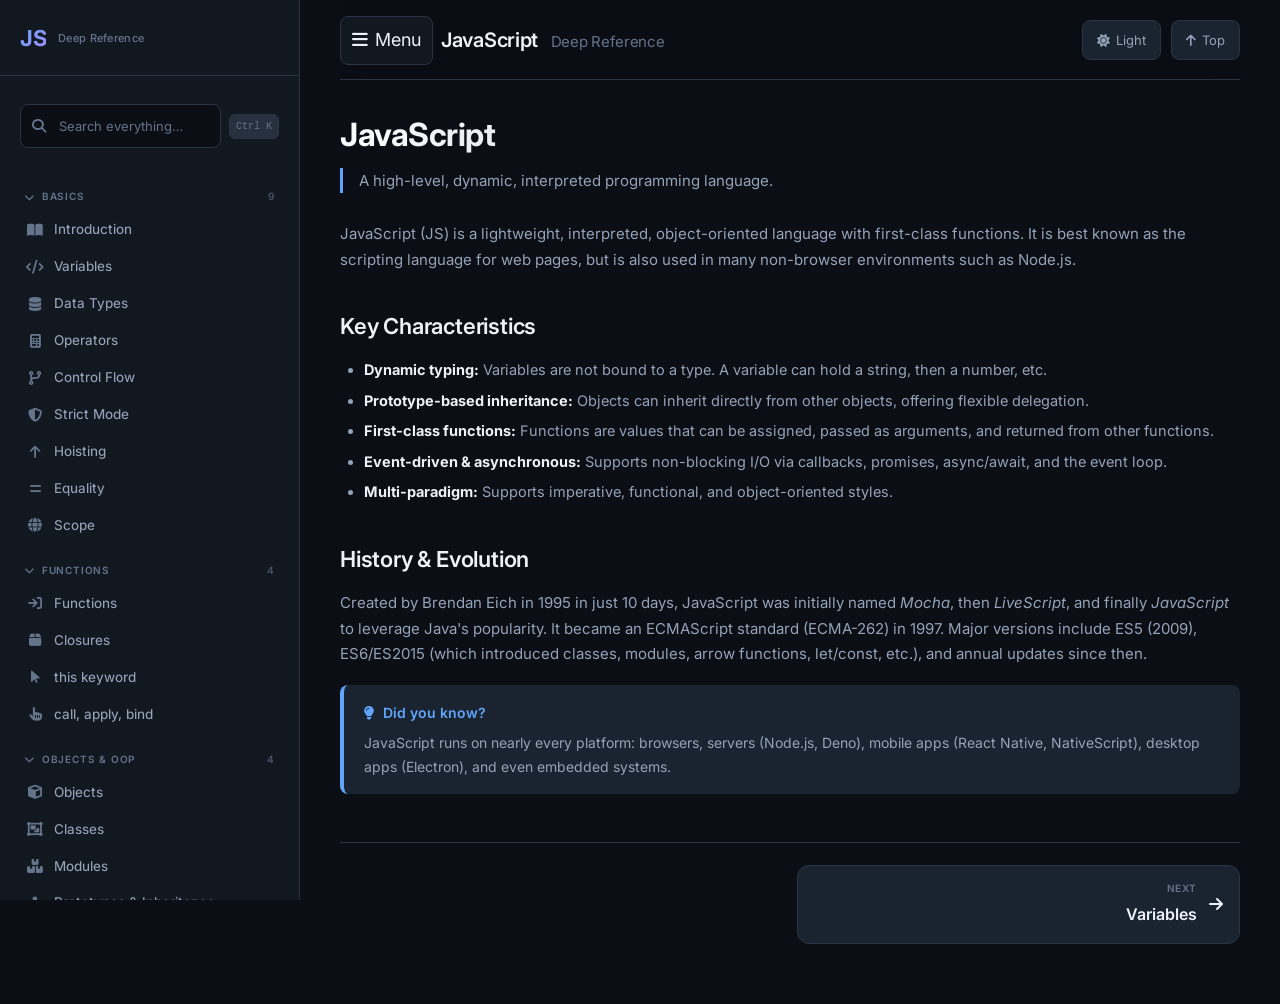
<file: index.html>
<!DOCTYPE html>
<html lang="en">
<head>
  <meta charset="UTF-8" />
  <meta name="viewport" content="width=device-width, initial-scale=1.0" />
  <meta name="description" content="A modern, searchable JavaScript deep reference." />
  <title>Modern JS Reference · Deep Dive</title>
  <link rel="preconnect" href="https://fonts.googleapis.com" />
  <link rel="preconnect" href="https://fonts.gstatic.com" crossorigin />
  <link href="https://fonts.googleapis.com/css2?family=Inter:opsz,wght@14..32,400;14..32,500;14..32,600;14..32,700&display=swap" rel="stylesheet" />
  <link rel="stylesheet" href="https://cdnjs.cloudflare.com/ajax/libs/font-awesome/6.5.0/css/all.min.css" />
  <link rel="stylesheet" href="style (2).css" />
<style>
/* ===== Detailed + beginner-friendly explanation UI ===== */
.explanation-guide,
.topic-learning-tools {
    margin-bottom: 32px;
}

.explain-simple,
.mental-model,
.why-it-matters,
.common-mistake,
.edge-case,
.practice-box {
    margin: 18px 0;
    padding: 16px 18px;
    border-radius: 12px;
    border: 1px solid var(--border, rgba(255,255,255,.12));
}

.explain-simple {
    border-left: 4px solid var(--accent, #7c5cff);
    background: color-mix(in srgb, var(--accent, #7c5cff) 8%, transparent);
}

.mental-model {
    border-left: 4px solid #5b9cff;
    background: rgba(91,156,255,.08);
}

.why-it-matters {
    border-left: 4px solid #52c788;
    background: rgba(82,199,136,.08);
}

.common-mistake {
    border-left: 4px solid #e6a23c;
    background: rgba(230,162,60,.08);
}

.edge-case {
    border-left: 4px solid #d96b6b;
    background: rgba(217,107,107,.08);
}

.practice-box {
    border-left: 4px solid #a77bff;
    background: rgba(167,123,255,.08);
}

.explain-simple strong,
.mental-model strong,
.why-it-matters strong,
.common-mistake strong,
.edge-case strong,
.practice-box strong {
    display: block;
    margin-bottom: 7px;
}

.explanation-guide .learning-flow {
    display: grid;
    grid-template-columns: repeat(auto-fit, minmax(180px, 1fr));
    gap: 12px;
    margin: 18px 0;
}

.explanation-guide .learning-step {
    padding: 14px;
    border: 1px solid var(--border, rgba(255,255,255,.12));
    border-radius: 10px;
}

.explanation-guide .learning-step .step-number {
    font-weight: 800;
    opacity: .7;
    margin-bottom: 5px;
}

.example-breakdown {
    margin: 18px 0;
    padding: 16px 18px;
    border: 1px solid var(--border, rgba(255,255,255,.12));
    border-radius: 12px;
}

.example-breakdown ol,
.example-breakdown ul {
    padding-left: 24px;
}

.term {
    border-bottom: 1px dotted currentColor;
    cursor: help;
}

.topic-footer-nav {
    display: grid;
    grid-template-columns: 1fr 1fr;
    gap: 14px;
    margin-top: 34px;
}

.topic-footer-nav button {
    text-align: left;
    padding: 14px 16px;
}

.topic-footer-nav .next {
    text-align: right;
}

@media (max-width: 600px) {
    .topic-footer-nav {
        grid-template-columns: 1fr;
    }
    .topic-footer-nav .next {
        text-align: left;
    }
}
</style>
</head>
<body>
  <aside class="sidebar" id="sidebar" role="navigation" aria-label="JavaScript Reference">
    <div class="sidebar-header">
      <span class="logo">JS</span><span class="logo-sub">Deep Reference</span>
    </div>
    <div class="sidebar-search">
      <i class="fas fa-search search-icon"></i>
      <input type="search" id="searchInput" placeholder="Search everything…" aria-label="Search topics and content" autocomplete="off" />
      <kbd>Ctrl K</kbd>
    </div>
    <div class="search-meta" id="searchMeta" aria-live="polite"></div>
    <nav class="sidebar-nav" id="sidebarNav"></nav>
  </aside>
  <div class="sidebar-overlay" id="sidebarOverlay"></div>

  <main class="main" id="mainContent">
    <header class="main-header">
      <div class="flex">
        <button class="icon-button sidebar-toggle" id="sidebarToggle" aria-label="Toggle sidebar" aria-expanded="false"><i class="fas fa-bars"></i><span>Menu</span></button>
        <h1 class="page-title" id="pageTitle">JavaScript <span>Deep Reference</span></h1>
      </div>
      <div class="header-actions">
        <button id="themeToggle" title="Toggle theme" aria-label="Toggle theme"><i class="fas fa-sun"></i><span>Theme</span></button>
        <button id="scrollTopBtn" title="Scroll to top"><i class="fas fa-arrow-up"></i><span>Top</span></button>
      </div>
    </header>

    <div class="search-results" id="searchResults" hidden></div>
    
<section class="content-section explanation-guide" id="explanation-guide">
    <h1>How to Learn JavaScript With This Reference</h1>
    <div class="subtitle">Understand the idea first. Then learn the rules and syntax.</div>

    <div class="explain-simple">
        <strong>In simple words</strong>
        You do not need to memorize JavaScript. The goal is to understand what
        each feature does, why it exists, what rules it follows, and when you
        should use it.
    </div>

    <h2>How every detailed explanation should work</h2>

    <div class="learning-flow">
        <div class="learning-step">
            <div class="step-number">01 — WHAT</div>
            Learn exactly what the feature is.
        </div>
        <div class="learning-step">
            <div class="step-number">02 — WHY</div>
            Learn the problem it solves and why JavaScript has it.
        </div>
        <div class="learning-step">
            <div class="step-number">03 — HOW</div>
            Learn the rules and what JavaScript does behind the scenes.
        </div>
        <div class="learning-step">
            <div class="step-number">04 — CODE</div>
            Learn the syntax through small, realistic examples.
        </div>
        <div class="learning-step">
            <div class="step-number">05 — MISTAKES</div>
            Learn what beginners commonly get wrong.
        </div>
        <div class="learning-step">
            <div class="step-number">06 — PRACTICE</div>
            Change the examples and write your own code.
        </div>
    </div>

    <div class="mental-model">
        <strong>Mental model</strong>
        Think of a JavaScript feature as a tool. First understand what the tool
        is for. Then learn how to hold and use it correctly. Finally, learn the
        unusual cases where the tool behaves differently than you might expect.
    </div>

    <h2>What "simple" means here</h2>
    <p>
        Simple does <strong>not</strong> mean incomplete. A good beginner
        explanation uses normal language first, then introduces technical terms
        when they are actually needed.
    </p>

    <p>
        For example, instead of starting with a complicated definition of a
        closure, start with:
    </p>

    <div class="explain-simple">
        <strong>In simple words</strong>
        A closure is a function that remembers variables from the place where
        it was created, even after the surrounding function has finished.
    </div>

    <p>
        Then explain the technical idea: lexical scope, environment records,
        references to outer scopes, and why the variables remain accessible.
    </p>

    <div class="why-it-matters">
        <strong>Why this matters</strong>
        This approach lets a beginner understand the idea without preventing
        an advanced learner from going deeper.
    </div>

    <h2>When you get stuck</h2>
    <ol>
        <li>Read the "In simple words" explanation.</li>
        <li>Look at the smallest example.</li>
        <li>Read the example step by step.</li>
        <li>Try changing one value.</li>
        <li>Read the common mistakes section.</li>
        <li>Only then move to the deeper technical details.</li>
    </ol>
</section>

<div id="contentContainer"></div>
  </main>

  <dialog class="run-dialog" id="runDialog">
    <div class="dialog-header"><strong id="runTitle">Run JavaScript</strong><button class="icon-button" id="closeRun" aria-label="Close"><i class="fas fa-xmark"></i></button></div>
    <div class="run-layout">
      <div><div class="mini-label">Code</div><pre id="runCode"></pre></div>
      <div><div class="mini-label">Output</div><pre id="runOutput" class="output">Click Run to execute the example.</pre></div>
    </div>
    <div class="dialog-actions"><button class="secondary-btn" id="cancelRun">Close</button><button class="primary-btn" id="executeRun"><i class="fas fa-play"></i> Run</button></div>
  </dialog>

  <script src="data (2).js"></script>
  <script src="app (3).js"></script>
</body>
</html>
</file>
<file: style (2).css>
/* ── Reset & Base ── */
*,
*::before,
*::after {
    box-sizing: border-box;
    margin: 0;
    padding: 0;
}

:root {
    --bg-primary: #0b0e14;
    --bg-secondary: #121820;
    --bg-card: #1a2330;
    --bg-hover: #26303f;
    --border-color: #2a3444;
    --text-primary: #eef2f8;
    --text-secondary: #94a3b8;
    --text-muted: #64748b;
    --accent: #60a5fa;
    --accent-dim: #2563eb;
    --accent-glow: rgba(96, 165, 250, 0.15);
    --green: #4ade80;
    --orange: #fbbf24;
    --pink: #f472b6;
    --purple: #a78bfa;
    --radius: 12px;
    --radius-sm: 8px;
    --shadow: 0 8px 32px rgba(0, 0, 0, 0.5);
    --transition: 0.25s cubic-bezier(0.4, 0, 0.2, 1);
    --font: 'Inter', system-ui, -apple-system, sans-serif;
    --sidebar-width: 300px;
    --header-height: 64px;
}

html {
    scroll-behavior: smooth;
}

body {
    font-family: var(--font);
    background: var(--bg-primary);
    color: var(--text-primary);
    line-height: 1.7;
    display: flex;
    min-height: 100vh;
    overflow-x: hidden;
}

/* ── Scrollbar ── */
::-webkit-scrollbar {
    width: 6px;
    height: 6px;
}
::-webkit-scrollbar-track {
    background: var(--bg-secondary);
}
::-webkit-scrollbar-thumb {
    background: var(--border-color);
    border-radius: 8px;
}
::-webkit-scrollbar-thumb:hover {
    background: var(--accent);
}

/* ── Sidebar ── */
.sidebar {
    position: fixed;
    top: 0;
    left: 0;
    width: var(--sidebar-width);
    height: 100vh;
    background: var(--bg-secondary);
    border-right: 1px solid var(--border-color);
    overflow-y: auto;
    overflow-x: hidden;
    z-index: 100;
    padding: 20px 0 40px;
    transition: transform var(--transition);
}

.sidebar-header {
    padding: 0 20px 18px 20px;
    border-bottom: 1px solid var(--border-color);
    display: flex;
    align-items: center;
    gap: 12px;
    position: sticky;
    top: 0;
    background: var(--bg-secondary);
    z-index: 10;
}

.sidebar-header .logo {
    font-size: 22px;
    font-weight: 700;
    background: linear-gradient(135deg, var(--accent), var(--purple));
    -webkit-background-clip: text;
    -webkit-text-fill-color: transparent;
    letter-spacing: -0.5px;
}

.sidebar-header .logo-sub {
    font-size: 11px;
    font-weight: 500;
    color: var(--text-muted);
    -webkit-text-fill-color: var(--text-muted);
    background: none;
    letter-spacing: 0.3px;
}

.sidebar-search {
    padding: 14px 20px;
    position: sticky;
    top: 70px;
    background: var(--bg-secondary);
    z-index: 9;
}

.sidebar-search input {
    width: 100%;
    padding: 10px 14px 10px 38px;
    border-radius: var(--radius-sm);
    border: 1px solid var(--border-color);
    background: var(--bg-primary);
    color: var(--text-primary);
    font-size: 13px;
    font-family: var(--font);
    transition: border var(--transition), box-shadow var(--transition);
    outline: none;
}

.sidebar-search input::placeholder {
    color: var(--text-muted);
}
.sidebar-search input:focus {
    border-color: var(--accent);
    box-shadow: 0 0 0 3px var(--accent-glow);
}
.sidebar-search .search-icon {
    position: absolute;
    left: 32px;
    top: 50%;
    transform: translateY(-50%);
    color: var(--text-muted);
    font-size: 14px;
    pointer-events: none;
}

.sidebar-nav {
    padding: 8px 12px 20px;
}

.sidebar-nav .nav-section {
    margin-bottom: 6px;
}

.sidebar-nav .nav-section-title {
    font-size: 10px;
    font-weight: 600;
    text-transform: uppercase;
    letter-spacing: 0.8px;
    color: var(--text-muted);
    padding: 12px 12px 6px;
    cursor: default;
}

.sidebar-nav a {
    display: flex;
    align-items: center;
    gap: 10px;
    padding: 7px 14px;
    border-radius: var(--radius-sm);
    color: var(--text-secondary);
    text-decoration: none;
    font-size: 13.5px;
    font-weight: 450;
    transition: all var(--transition);
    cursor: pointer;
    position: relative;
}

.sidebar-nav a:hover {
    background: var(--bg-hover);
    color: var(--text-primary);
}

.sidebar-nav a.active {
    background: var(--accent-glow);
    color: var(--accent);
    font-weight: 500;
}

.sidebar-nav a.active::before {
    content: '';
    position: absolute;
    left: 0;
    top: 8px;
    bottom: 8px;
    width: 3px;
    background: var(--accent);
    border-radius: 0 4px 4px 0;
}

.sidebar-nav a i {
    width: 18px;
    font-size: 14px;
    text-align: center;
    color: var(--text-muted);
    flex-shrink: 0;
}

.sidebar-nav a.active i {
    color: var(--accent);
}

/* ── Main Content ── */
.main {
    margin-left: var(--sidebar-width);
    flex: 1;
    min-height: 100vh;
    padding: 0 40px 60px;
    max-width: calc(100% - var(--sidebar-width));
}

.main-header {
    position: sticky;
    top: 0;
    background: var(--bg-primary);
    padding: 16px 0 14px;
    border-bottom: 1px solid var(--border-color);
    z-index: 50;
    display: flex;
    align-items: center;
    justify-content: space-between;
    backdrop-filter: blur(12px);
    background: rgba(11, 14, 20, 0.85);
}

.main-header .page-title {
    font-size: 20px;
    font-weight: 600;
    letter-spacing: -0.3px;
}

.main-header .page-title span {
    color: var(--text-muted);
    font-weight: 400;
    font-size: 15px;
    margin-left: 8px;
}

.main-header .header-actions {
    display: flex;
    align-items: center;
    gap: 10px;
}

.main-header .header-actions button {
    background: var(--bg-card);
    border: 1px solid var(--border-color);
    color: var(--text-secondary);
    padding: 8px 14px;
    border-radius: var(--radius-sm);
    font-size: 13px;
    cursor: pointer;
    transition: all var(--transition);
    font-family: var(--font);
    display: flex;
    align-items: center;
    gap: 6px;
}

.main-header .header-actions button:hover {
    background: var(--bg-hover);
    color: var(--text-primary);
    border-color: var(--accent);
}

/* ── Content Sections ── */
.content-section {
    padding-top: 28px;
    display: none;
    animation: fadeSlide 0.3s ease;
}

.content-section.active {
    display: block;
}

@keyframes fadeSlide {
    from {
        opacity: 0;
        transform: translateY(10px);
    }
    to {
        opacity: 1;
        transform: translateY(0);
    }
}

.content-section h1 {
    font-size: 32px;
    font-weight: 700;
    letter-spacing: -0.5px;
    margin-bottom: 6px;
    background: linear-gradient(135deg, #fff, var(--text-secondary));
    -webkit-background-clip: text;
    -webkit-text-fill-color: transparent;
}

.content-section .subtitle {
    color: var(--text-secondary);
    font-size: 15px;
    margin-bottom: 28px;
    border-left: 3px solid var(--accent);
    padding-left: 16px;
    -webkit-text-fill-color: var(--text-secondary);
}

.content-section h2 {
    font-size: 22px;
    font-weight: 600;
    margin-top: 36px;
    margin-bottom: 12px;
    letter-spacing: -0.2px;
    color: var(--text-primary);
}

.content-section h3 {
    font-size: 17px;
    font-weight: 600;
    margin-top: 24px;
    margin-bottom: 8px;
    color: var(--text-primary);
}

.content-section p {
    color: var(--text-secondary);
    margin-bottom: 16px;
    font-size: 15px;
}

.content-section ul,
.content-section ol {
    color: var(--text-secondary);
    padding-left: 24px;
    margin-bottom: 16px;
}

.content-section li {
    margin-bottom: 6px;
    font-size: 14.5px;
}

.content-section li strong {
    color: var(--text-primary);
}

/* ── Code Blocks ── */
.code-block {
    background: var(--bg-card);
    border: 1px solid var(--border-color);
    border-radius: var(--radius-sm);
    padding: 0;
    margin: 16px 0 20px;
    overflow: hidden;
    position: relative;
}

.code-block .code-header {
    display: flex;
    align-items: center;
    justify-content: space-between;
    padding: 8px 16px;
    background: var(--bg-secondary);
    border-bottom: 1px solid var(--border-color);
    font-size: 12px;
    color: var(--text-muted);
    font-weight: 500;
    letter-spacing: 0.3px;
    text-transform: uppercase;
}

.code-block .code-header .copy-btn {
    background: transparent;
    border: none;
    color: var(--text-muted);
    cursor: pointer;
    font-size: 14px;
    padding: 4px 8px;
    border-radius: 4px;
    transition: all var(--transition);
}

.code-block .code-header .copy-btn:hover {
    color: var(--text-primary);
    background: var(--bg-hover);
}

.code-block .code-header .copy-btn.copied {
    color: var(--green);
}

.code-block pre {
    padding: 18px 20px;
    margin: 0;
    overflow-x: auto;
    font-family: 'JetBrains Mono', 'Fira Code', 'Cascadia Code', monospace;
    font-size: 13.5px;
    line-height: 1.8;
    color: #d4dcec;
    background: var(--bg-card);
}

.code-block pre .comment {
    color: var(--text-muted);
    font-style: italic;
}
.code-block pre .keyword {
    color: var(--purple);
    font-weight: 500;
}
.code-block pre .string {
    color: var(--green);
}
.code-block pre .number {
    color: var(--orange);
}
.code-block pre .function {
    color: var(--accent);
}
.code-block pre .variable {
    color: var(--pink);
}
.code-block pre .operator {
    color: var(--orange);
}
.code-block pre .bracket {
    color: var(--text-secondary);
}
.code-block pre .boolean {
    color: var(--orange);
}
.code-block pre .null {
    color: var(--orange);
}
.code-block pre .regex {
    color: var(--pink);
}

/* ── Info / Warning / Tip Boxes ── */
.callout {
    padding: 16px 20px;
    border-radius: var(--radius-sm);
    border-left: 4px solid;
    margin: 18px 0;
    background: var(--bg-card);
}

.callout.info {
    border-color: var(--accent);
}
.callout.info .callout-title {
    color: var(--accent);
}

.callout.warning {
    border-color: var(--orange);
}
.callout.warning .callout-title {
    color: var(--orange);
}

.callout.success {
    border-color: var(--green);
}
.callout.success .callout-title {
    color: var(--green);
}

.callout .callout-title {
    font-weight: 600;
    font-size: 14px;
    display: flex;
    align-items: center;
    gap: 8px;
    margin-bottom: 6px;
}

.callout p {
    margin-bottom: 0;
    font-size: 14px;
}

/* ── Table ── */
.ref-table {
    width: 100%;
    border-collapse: collapse;
    margin: 16px 0 20px;
    font-size: 14px;
    background: var(--bg-card);
    border-radius: var(--radius-sm);
    overflow: hidden;
}

.ref-table th {
    background: var(--bg-secondary);
    color: var(--text-primary);
    font-weight: 600;
    text-align: left;
    padding: 12px 16px;
    border-bottom: 2px solid var(--border-color);
    font-size: 12px;
    text-transform: uppercase;
    letter-spacing: 0.4px;
}

.ref-table td {
    padding: 11px 16px;
    border-bottom: 1px solid var(--border-color);
    color: var(--text-secondary);
}

.ref-table tr:last-child td {
    border-bottom: none;
}

.ref-table td code {
    background: var(--bg-primary);
    padding: 2px 8px;
    border-radius: 4px;
    font-size: 12.5px;
    color: var(--accent);
    font-family: 'JetBrains Mono', monospace;
}

.ref-table .method-name {
    color: var(--text-primary);
    font-weight: 500;
}

/* ── Tags / Badges ── */
.badge {
    display: inline-block;
    padding: 2px 10px;
    border-radius: 20px;
    font-size: 11px;
    font-weight: 600;
    letter-spacing: 0.3px;
    text-transform: uppercase;
    background: var(--bg-hover);
    color: var(--text-secondary);
    margin-left: 6px;
}

.badge.es6 {
    background: rgba(96, 165, 250, 0.2);
    color: var(--accent);
}
.badge.es2020 {
    background: rgba(251, 191, 36, 0.2);
    color: var(--orange);
}
.badge.es2022 {
    background: rgba(244, 114, 182, 0.2);
    color: var(--pink);
}
.badge.deprecated {
    background: rgba(239, 68, 68, 0.2);
    color: #ef4444;
}

/* ── Responsive ── */
.sidebar-toggle {
    display: none;
    background: var(--bg-card);
    border: 1px solid var(--border-color);
    color: var(--text-primary);
    padding: 8px 12px;
    border-radius: var(--radius-sm);
    cursor: pointer;
    font-size: 18px;
}

.sidebar-overlay {
    display: none;
    position: fixed;
    inset: 0;
    background: rgba(0, 0, 0, 0.6);
    z-index: 90;
    backdrop-filter: blur(4px);
}

@media (max-width: 900px) {
    :root {
        --sidebar-width: 280px;
    }

    .sidebar {
        transform: translateX(-100%);
    }

    .sidebar.open {
        transform: translateX(0);
    }

    .sidebar-overlay.active {
        display: block;
    }

    .sidebar-toggle {
        display: flex;
        align-items: center;
        gap: 6px;
    }

    .main {
        margin-left: 0;
        max-width: 100%;
        padding: 0 20px 40px;
    }

    .main-header .page-title span {
        display: none;
    }
}

@media (max-width: 600px) {
    .content-section h1 {
        font-size: 26px;
    }
    .code-block pre {
        font-size: 12px;
        padding: 14px 16px;
    }
    .ref-table {
        font-size: 13px;
    }
    .ref-table th,
    .ref-table td {
        padding: 8px 12px;
    }
    .main-header .header-actions button span {
        display: none;
    }
}

/* ── Utility ── */
.mt-0 {
    margin-top: 0 !important;
}
.mb-0 {
    margin-bottom: 0 !important;
}
.flex {
    display: flex;
    align-items: center;
    gap: 8px;
}
.gap-2 {
    gap: 12px;
}

.tag-group {
    display: flex;
    flex-wrap: wrap;
    gap: 6px;
    margin: 4px 0 12px;
}

.tag-group .tag {
    background: var(--bg-hover);
    padding: 2px 12px;
    border-radius: 20px;
    font-size: 11px;
    color: var(--text-secondary);
    font-weight: 500;
}

.tag-group .tag.accent {
    background: var(--accent-glow);
    color: var(--accent);
}

/* ── Smooth scroll offset ── */
.section-anchor {
    scroll-margin-top: 80px;
}
    
/* ─────────────────────────────────────────────
   Deep Reference upgrades
   ───────────────────────────────────────────── */
:root {
  color-scheme: dark;
}
html[data-theme="light"] {
  color-scheme: light;
  --bg-primary: #f6f8fb;
  --bg-secondary: #ffffff;
  --bg-card: #ffffff;
  --bg-hover: #e9eef5;
  --border-color: #d7dee8;
  --text-primary: #172033;
  --text-secondary: #536176;
  --text-muted: #7b879a;
  --accent: #2563eb;
  --accent-dim: #1d4ed8;
  --accent-glow: rgba(37, 99, 235, 0.12);
}

button, input { font: inherit; }
button { color: inherit; }
.sidebar-search { display:flex; align-items:center; gap:8px; }
.sidebar-search input { min-width:0; flex:1; }
.sidebar-search kbd { flex:none; border:1px solid var(--border-color); background:var(--bg-hover); color:var(--text-muted); border-radius:6px; padding:3px 6px; font-size:10px; white-space:nowrap; }
.search-meta { min-height:20px; padding:4px 16px 0; color:var(--text-muted); font-size:11px; }

.nav-section-title { width:100%; border:0; background:none; color:var(--text-muted); display:flex; align-items:center; justify-content:space-between; padding:10px 14px 6px; cursor:pointer; font:inherit; font-size:11px; font-weight:700; text-transform:uppercase; letter-spacing:.08em; }
.nav-section-title span { display:flex; align-items:center; gap:7px; }
.nav-section-title small { font-size:10px; opacity:.65; }
.section-chevron { transition:transform .2s ease; }
.nav-section-title[aria-expanded="false"] .section-chevron { transform:rotate(-90deg); }
.nav-items { overflow:hidden; }
.nav-items[hidden] { display:none; }
.nav-link { transition:background .15s ease, color .15s ease, transform .15s ease; }
.nav-link:hover { transform:translateX(2px); }

.header-actions { display:flex; gap:8px; }
.header-actions button, .icon-button { border:1px solid var(--border-color); background:var(--bg-secondary); border-radius:8px; padding:8px 11px; cursor:pointer; display:inline-flex; align-items:center; gap:7px; transition:.15s ease; }
.header-actions button:hover, .icon-button:hover { background:var(--bg-hover); border-color:var(--accent); }

.search-results { max-width:1000px; margin:30px auto; }
.search-result { display:block; width:100%; text-align:left; border:1px solid var(--border-color); background:var(--bg-card); border-radius:12px; padding:16px 18px; margin-bottom:10px; cursor:pointer; transition:.15s ease; }
.search-result:hover { border-color:var(--accent); transform:translateY(-1px); }
.result-top { display:flex; justify-content:space-between; gap:12px; align-items:center; margin-bottom:7px; }
.result-title { font-size:16px; font-weight:700; color:var(--text-primary); }
.result-section { color:var(--accent); font-size:11px; font-weight:600; }
.search-result p { color:var(--text-secondary); line-height:1.6; font-size:13px; }
.search-result mark { background:var(--accent-glow); color:var(--accent); border-radius:3px; padding:1px 2px; }
.no-results { text-align:center; padding:80px 20px; color:var(--text-secondary); }
.no-results i { font-size:30px; margin-bottom:15px; color:var(--accent); }
.no-results h2 { color:var(--text-primary); margin-bottom:8px; }

.topic-navigation { margin-top:48px; padding-top:22px; border-top:1px solid var(--border-color); display:grid; grid-template-columns:1fr 1fr; gap:14px; }
.topic-nav-btn { border:1px solid var(--border-color); background:var(--bg-card); border-radius:12px; padding:14px 16px; cursor:pointer; display:flex; align-items:center; gap:12px; min-height:66px; transition:.15s ease; }
.topic-nav-btn:hover { border-color:var(--accent); background:var(--bg-hover); }
.topic-nav-btn.next { justify-content:flex-end; text-align:right; }
.topic-nav-btn span { display:flex; flex-direction:column; gap:4px; }
.topic-nav-btn small { color:var(--text-muted); font-size:10px; text-transform:uppercase; letter-spacing:.06em; }
.topic-nav-btn span:not(small) { color:var(--text-primary); font-weight:600; }

.code-header { display:flex; align-items:center; justify-content:space-between; gap:10px; }
.code-actions { display:flex; gap:4px; }
.code-actions button { border:0; background:transparent; color:var(--text-muted); cursor:pointer; padding:5px 7px; border-radius:6px; }
.code-actions button:hover { color:var(--accent); background:var(--bg-hover); }
.code-actions .copied { color:var(--green); }

.run-dialog { width:min(900px, calc(100vw - 28px)); max-height:90vh; border:1px solid var(--border-color); border-radius:16px; background:var(--bg-secondary); color:var(--text-primary); padding:0; box-shadow:0 24px 80px rgba(0,0,0,.45); }
.run-dialog::backdrop { background:rgba(0,0,0,.65); backdrop-filter:blur(3px); }
.dialog-header { display:flex; align-items:center; justify-content:space-between; padding:14px 16px; border-bottom:1px solid var(--border-color); }
.run-layout { display:grid; grid-template-columns:1fr 1fr; gap:14px; padding:16px; }
.mini-label { font-size:11px; color:var(--text-muted); text-transform:uppercase; letter-spacing:.08em; margin-bottom:7px; }
.run-layout pre { margin:0; min-height:240px; max-height:48vh; overflow:auto; border:1px solid var(--border-color); background:var(--bg-primary); border-radius:10px; padding:14px; font:12px/1.6 ui-monospace,SFMono-Regular,Menlo,monospace; white-space:pre-wrap; }
.run-layout .output { color:var(--text-secondary); }
.dialog-actions { display:flex; justify-content:flex-end; gap:8px; padding:12px 16px 16px; }
.primary-btn, .secondary-btn { border:1px solid var(--border-color); border-radius:8px; padding:9px 14px; cursor:pointer; }
.primary-btn { background:var(--accent); color:white; border-color:var(--accent); }
.secondary-btn { background:var(--bg-hover); }

@media (max-width:900px) {
  .header-actions button span { display:none; }
  .run-layout { grid-template-columns:1fr; }
}
@media (max-width:600px) {
  .sidebar-search kbd { display:none; }
  .main-header { gap:8px; }
  .page-title { font-size:16px; }
  .topic-navigation { grid-template-columns:1fr; }
  .topic-nav-btn.next { justify-content:flex-start; text-align:left; }
  .run-dialog { width:calc(100vw - 16px); }
}
</file>
